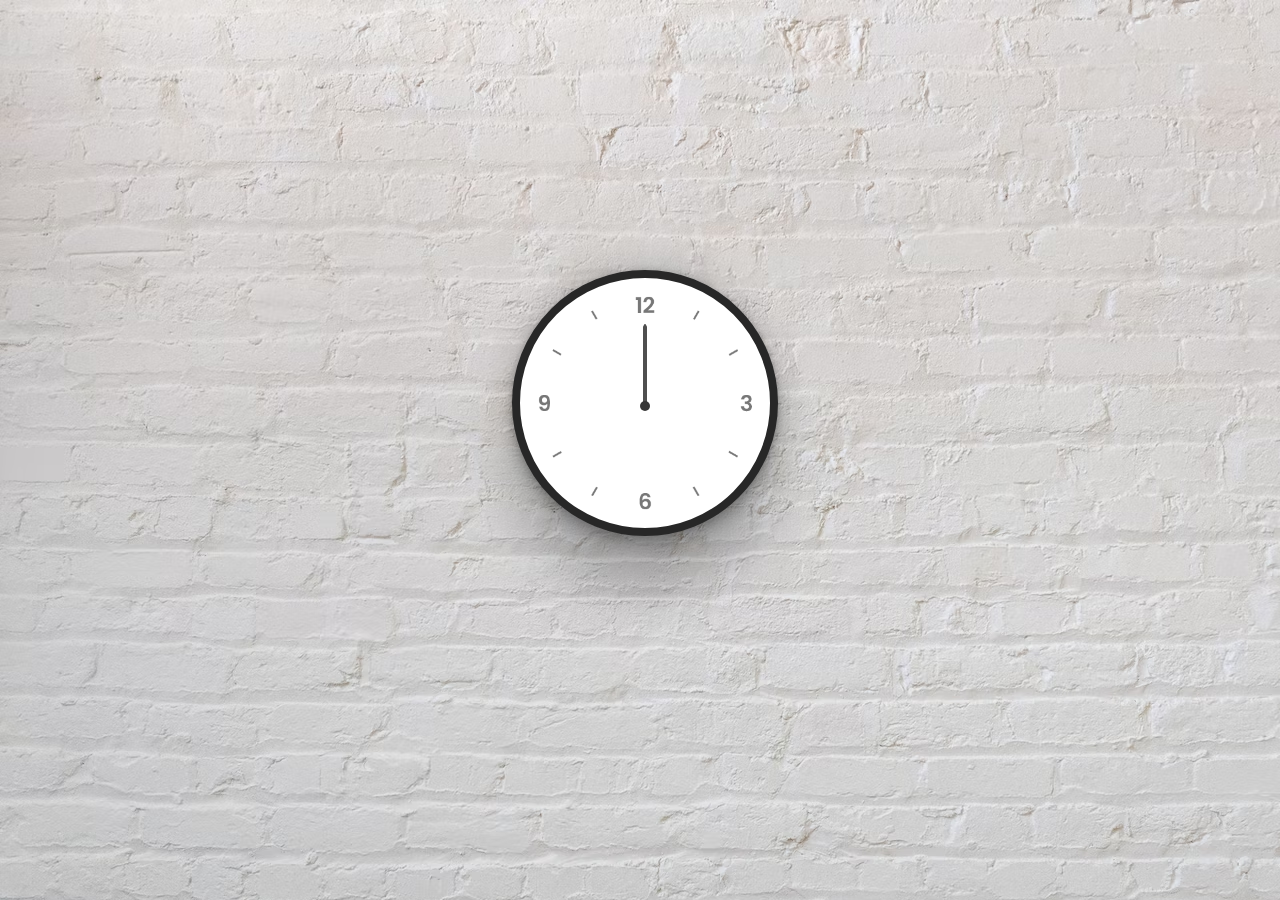
<file: index.html>
<!DOCTYPE html>
<html lang="en">
  <head>
    <meta charset="UTF-8" />
    <meta http-equiv="X-UA-Compatible" content="IE=edge" />
    <meta name="viewport" content="width=device-width, initial-scale=1.0" />
    <title>Clock</title>
    <link rel="stylesheet" href="app.css" />
  </head>
  <body>
    <section class="background-img">
      <main class="circle">
        <img src="clock.png" />
        <div class="min hand"></div>
        <div class="hour hand"></div>
        <div class="second hand"></div>
        <div class="center"></div>
      </main>
    </section>

    <script src="script.js"></script>
  </body>
</html>
</file>
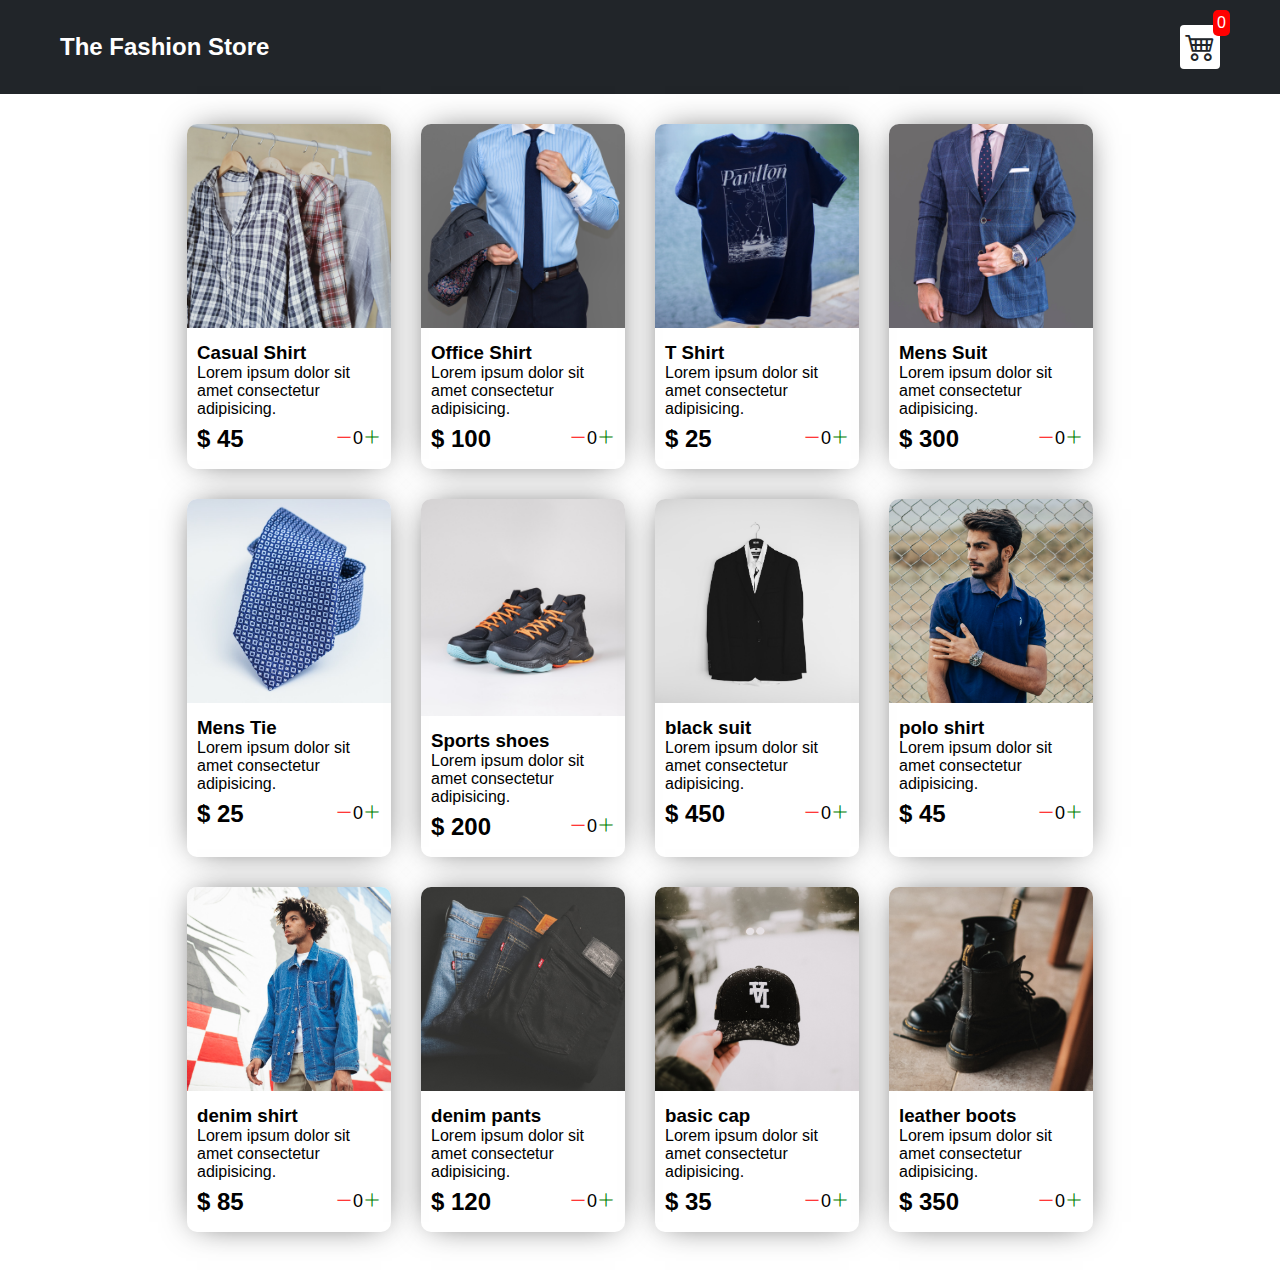
<file: shopping-cart/index.html>
<!DOCTYPE html>
<html lang="en">

<head>
    <meta charset="UTF-8">
    <meta http-equiv="X-UA-Compatible" content="IE=edge">
    <meta name="viewport" content="width=device-width, initial-scale=1.0">
    <title>Clothing_store</title>
    <link rel="stylesheet" href="src/style.css">
    <link rel="stylesheet" href="https://cdn.jsdelivr.net/npm/bootstrap-icons@1.8.3/font/bootstrap-icons.css">
</head>

<body>
    <div class="nav">
        <a href="index.html">
            <h2>The Fashion Store </h2>
        </a>
        <a href="cart.html">
            <div class="cart">
                <i class="bi bi-cart4"></i>
                <div id="cartAmount" class="cartAmount">0</div>
            </div>
        </a>
    </div>
    <div class="shop" id="shop">


    </div>
</body>
<script src="src/data.js"></script>
<script src="src/main.js"></script>

</html>
</file>
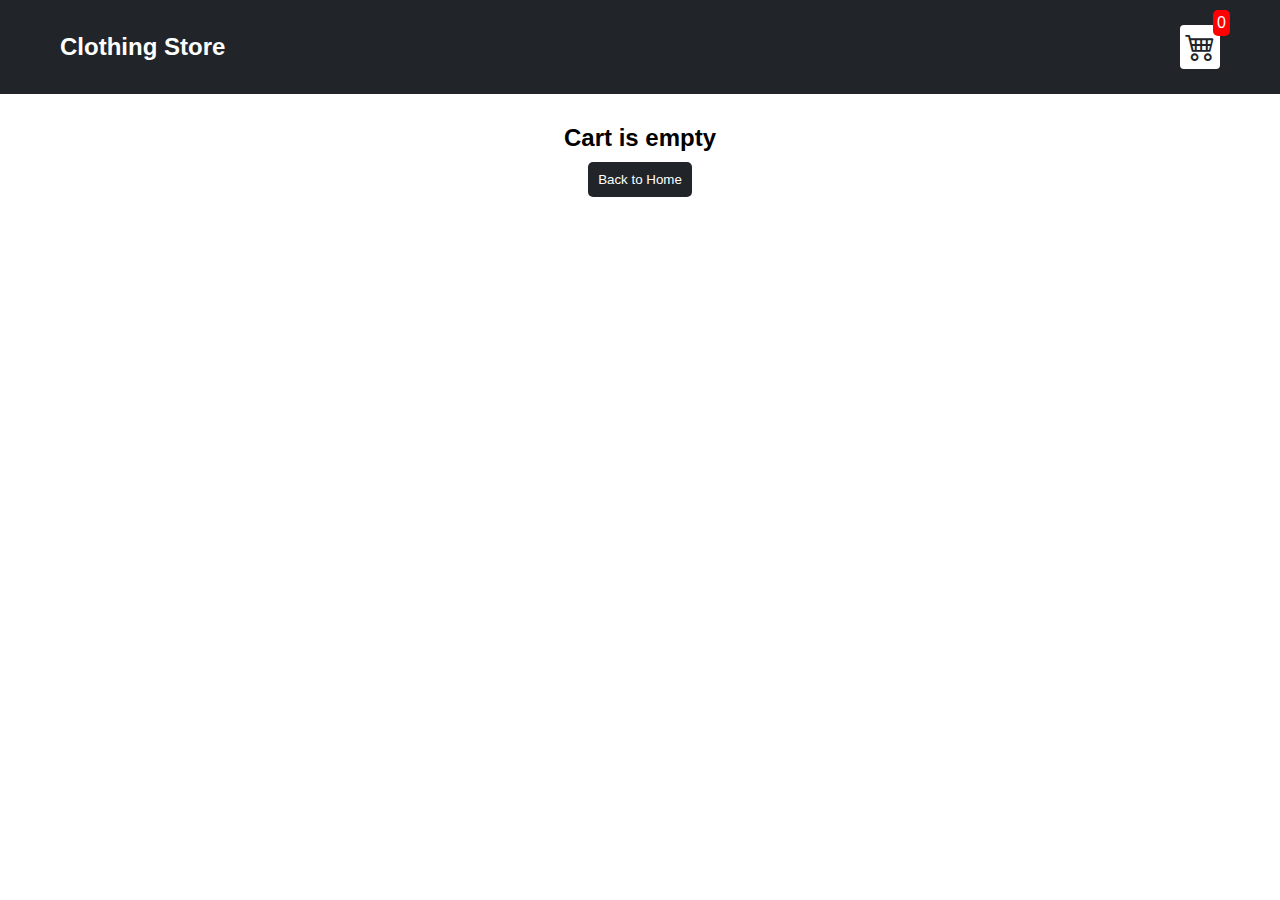
<file: shopping-cart/cart.html>
<!DOCTYPE html>
<html lang="en">

<head>
    <meta charset="UTF-8">
    <meta http-equiv="X-UA-Compatible" content="IE=edge">
    <meta name="viewport" content="width=device-width, initial-scale=1.0">
    <title>Clothing_store</title>
    <link rel="stylesheet" href="src/style.css">
    <link rel="stylesheet" href="https://cdn.jsdelivr.net/npm/bootstrap-icons@1.8.3/font/bootstrap-icons.css">
</head>

<body>
    <div class="nav">
        <a href="index.html">
            <h2>Clothing Store</h2>
        </a>
        <a href="cart.html">
            <div class="cart">
                <i class="bi bi-cart4"></i>
                <div id="cartAmount" class="cartAmount">0</div>
            </div>
        </a>
    </div>

    <div id="label" class="text-center"></div>

    <div id="shopping-cart" class="shopping-cart"></div>

</body>
<script src="src/data.js"></script>
<script src="src/cart.js"></script>

</html>
</file>
<file: app.css>
*{
    padding: 0;
    margin:0;
}

.background-img{
    background: url("background");
    width: 100vw;
    height:100vh;
    position: relative;
}

.circle{
    background:white ;
    height:250px;
    width:250px;
    border:8px solid rgb(39, 39, 39);
    border-radius: 50%;
    position: absolute;
    top:30%;
    left: 40%;
    box-shadow: rgba(0, 0, 0, 0.25) 0px 54px 55px, rgba(0, 0, 0, 0.12) 0px -12px 30px, rgba(0, 0, 0, 0.12) 0px 4px 6px, rgba(0, 0, 0, 0.17) 0px 12px 13px, rgba(0, 0, 0, 0.09) 0px -3px 5px;
}


img{
    height:250px;
    width:250px;

}

.hand{
    background-color :rgb(79, 79, 79); 
    width:80px;
    height:4px;
    border-radius:4px ;
    position: absolute;
    top:50%;
    left: 50%;
    transform-origin:0% ;
    transform: rotate(270deg);
    /* transition: all 0.8s; */
    transition-timing-function: ease;
}

.hour{
    width: 60px;
}

.second{
    height: 2px;
}

.center{
    position:absolute;
    bottom: 47%;
    right:48% ;
    width:10px;
    height:10px;
    background-color: rgb(54, 54, 54); ;
    border-radius: 50%;
}
</file>
<file: shopping-cart/src/style.css>
* {
    margin: 0;
    padding: 0;
    box-sizing: border-box;
}

body {
    font-family: sans-serif;
}

i {
    cursor: pointer;
}

a {
    text-decoration: none;
    color: white;
}

/**
*! Navbar style
**/

.nav {
    display: flex;
    flex-direction: row;
    justify-content: space-between;
    align-items: center;
    background-color: #212529;
    color: white;
    padding: 25px 60px;
    margin-bottom: 30px;

}

.cart {
    position: relative;
    background-color: white;
    color: #212529;
    font-size: 30px;
    padding: 5px;
    border-radius: 4px;
}

.cartAmount {
    position: absolute;
    top: -15px;
    right: -10px;
    font-size: 16px;
    background-color: red;
    color: white;
    padding: 4px;
    border-radius: 5px;
}

.shop {
    display: grid;
    grid-template-columns: repeat(4, 204px);
    gap: 30px;
    justify-content: center;
    margin-bottom: 50px;
}

@media (max-width :1000px) {
    .shop {
        grid-template-columns: repeat(2, 204px);
    }
}

@media (max-width :500px) {
    .shop {
        grid-template-columns: repeat(1, 204px);
    }
}

.item {
    -webkit-box-shadow: 0px 0px 32px -10px rgba(0, 0, 0, 0.75);
    -moz-box-shadow: 0px 0px 32px -10px rgba(0, 0, 0, 0.75);
    box-shadow: 0px 0px 32px -10px rgba(0, 0, 0, 0.75);
    border-radius: 10px;

}

.item img {
    width: 100%;
    border-radius: 10px 10px 0 0;


}

.details {
    padding: 10px;


}




.pricing {
    display: flex;
    flex-direction: row;
    justify-content: space-between;
    align-items: center;
}

.buttons {
    display: flex;
    font-size: 18px;
    margin: 10px 0;



}

.bi-dash-lg {
    color: red;
}

.bi-plus-lg {
    color: green;
}

/**
* ! Style for the cart page
**/

.text-center {
    text-align: center;
    margin: 20px;
}

.homeBtn,
.checkout,
.removeAll {
    padding: 10px;
    color: white;
    background-color: #212529;
    border-radius: 5px;
    border: none;
    cursor: pointer;
    margin-top: 10px;
}

.checkout {
    background-color: green;
}

.removeAll {
    background-color: red;
}

.bi-x-lg {
    color: red;
    font-weight: bold;
}

/**
* ! style for shapping cart
**/

.shopping-cart {
    display: grid;
    grid-template-columns: repeat(1, 320px);
    justify-content: center;
    gap: 15px;
    margin-bottom: 50px;


}


/**
* ! style for cart item
**/


.cart-item {
    -webkit-box-shadow: 0px 0px 32px -10px rgba(0, 0, 0, 0.75);
    -moz-box-shadow: 0px 0px 32px -10px rgba(0, 0, 0, 0.75);
    box-shadow: 0px 0px 32px -10px rgba(0, 0, 0, 0.75);

    border-radius: 10px;
    display: flex;
    flex-direction: row;

}


.cart-item img {
    border-radius: 10px 0 0 10px;

}

.title-price-x {
    width: 190px;
    display: flex;
    align-items: center;
    justify-content: space-between;
}

.title-price {
    display: flex;
    flex-direction: row;
    gap: 10px;

}

.price {
    background-color: #212529;
    color: white;
    border-radius: 4px;
    padding: 3px 6px;

}
</file>
